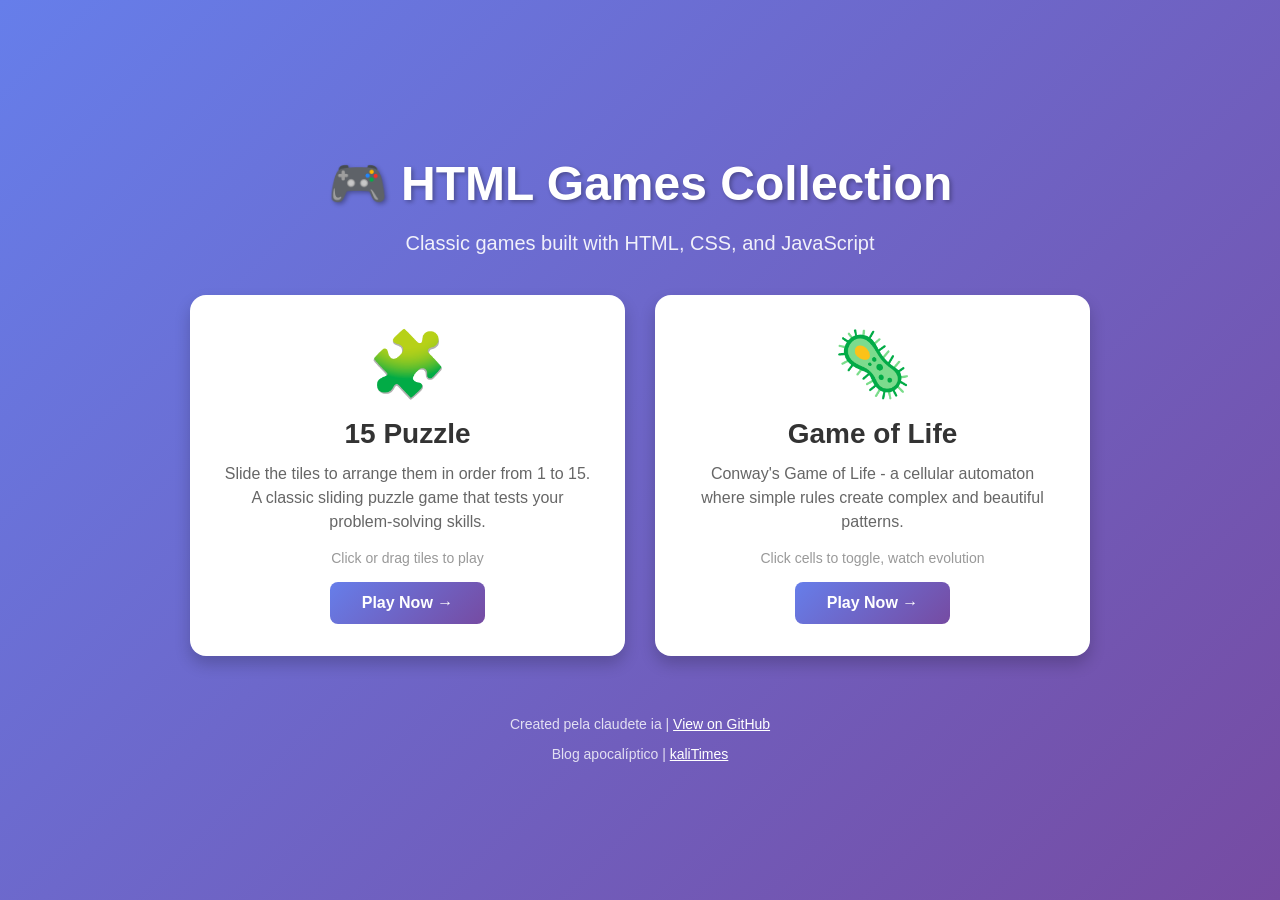
<file: index.html>
<!DOCTYPE html>
<html lang="en">
<head>
    <meta charset="UTF-8">
    <meta name="viewport" content="width=device-width, initial-scale=1.0">
    <title>HTML Games Collection</title>
    <link rel="stylesheet" href="assets/css/common.css">
    <style>
        body {
            background: linear-gradient(135deg, #667eea 0%, #764ba2 100%);
            min-height: 100vh;
            display: flex;
            align-items: center;
            justify-content: center;
        }

        .main-container {
            text-align: center;
            padding: 40px 20px;
        }

        h1 {
            color: white;
            font-size: 48px;
            margin-bottom: 16px;
            text-shadow: 2px 2px 4px rgba(0, 0, 0, 0.3);
        }

        .subtitle {
            color: rgba(255, 255, 255, 0.9);
            font-size: 20px;
            margin-bottom: 40px;
        }

        .games-grid {
            display: grid;
            grid-template-columns: repeat(auto-fit, minmax(300px, 1fr));
            gap: 30px;
            max-width: 900px;
            margin: 0 auto;
        }

        .game-card {
            background: white;
            border-radius: 16px;
            padding: 32px;
            box-shadow: 0 8px 16px rgba(0, 0, 0, 0.2);
            transition: all 0.3s ease;
            text-decoration: none;
            color: inherit;
            display: block;
        }

        .game-card:hover {
            transform: translateY(-8px);
            box-shadow: 0 12px 24px rgba(0, 0, 0, 0.3);
        }

        .game-icon {
            font-size: 64px;
            margin-bottom: 16px;
        }

        .game-title {
            font-size: 28px;
            font-weight: bold;
            color: #333;
            margin-bottom: 12px;
        }

        .game-description {
            color: #666;
            font-size: 16px;
            line-height: 1.5;
            margin-bottom: 16px;
        }

        .game-meta {
            color: #999;
            font-size: 14px;
        }

        .play-button {
            display: inline-block;
            margin-top: 16px;
            padding: 12px 32px;
            background: linear-gradient(135deg, #667eea 0%, #764ba2 100%);
            color: white;
            text-decoration: none;
            border-radius: 8px;
            font-weight: bold;
            transition: all 0.3s ease;
        }

        .play-button:hover {
            transform: scale(1.05);
            box-shadow: 0 4px 12px rgba(102, 126, 234, 0.4);
        }

        .footer {
            margin-top: 60px;
            color: rgba(255, 255, 255, 0.8);
            font-size: 14px;
        }

        @media (max-width: 768px) {
            h1 {
                font-size: 36px;
            }

            .subtitle {
                font-size: 18px;
            }

            .games-grid {
                grid-template-columns: 1fr;
            }
        }
    </style>
</head>
<body>
    <div class="main-container">
        <h1>🎮 HTML Games Collection</h1>
        <p class="subtitle">Classic games built with HTML, CSS, and JavaScript</p>

        <div class="games-grid">
            <a href="games/15-puzzle/index.html" class="game-card">
                <div class="game-icon">🧩</div>
                <div class="game-title">15 Puzzle</div>
                <div class="game-description">
                    Slide the tiles to arrange them in order from 1 to 15.
                    A classic sliding puzzle game that tests your problem-solving skills.
                </div>
                <div class="game-meta">Click or drag tiles to play</div>
                <span class="play-button">Play Now →</span>
            </a>

            <a href="games/game-of-life/index.html" class="game-card">
                <div class="game-icon">🦠</div>
                <div class="game-title">Game of Life</div>
                <div class="game-description">
                    Conway's Game of Life - a cellular automaton where simple rules
                    create complex and beautiful patterns.
                </div>
                <div class="game-meta">Click cells to toggle, watch evolution</div>
                <span class="play-button">Play Now →</span>
            </a>
        </div>

        <div class="footer">
            <p>Created pela claudete ia | <a href="https://github.com" style="color: white;">View on GitHub</a></p>
            <p>Blog apocalíptico | <a href="https://willskiufrgs-a11y.github.io/kaliTimes/" style="color: white;">kaliTimes</a></p>
        </div>
    </div>
</body>
</html>
</file>
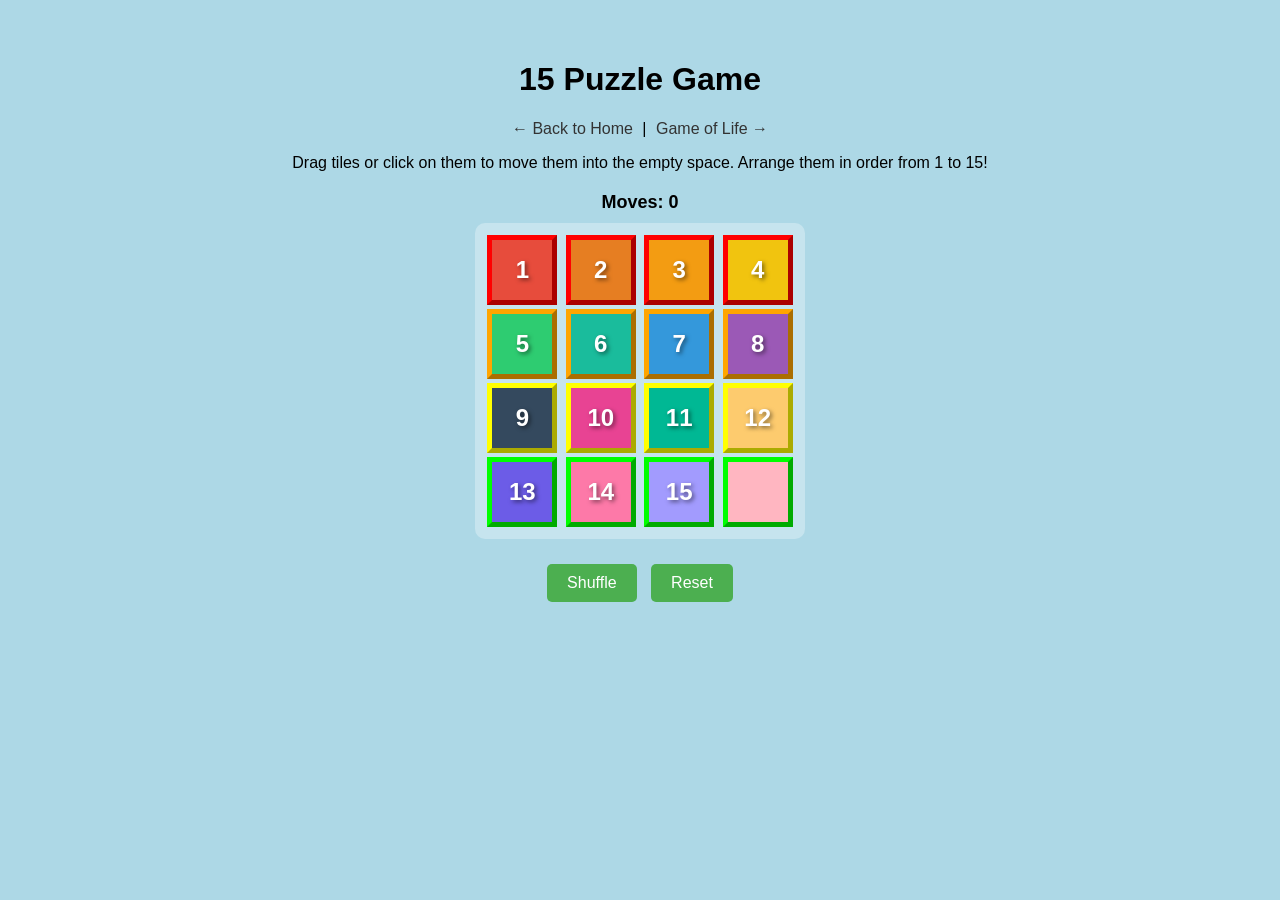
<file: games/15-puzzle/index.html>
<!DOCTYPE html>
<html lang="en">
<head>
    <meta charset="UTF-8">
    <meta name="viewport" content="width=device-width, initial-scale=1.0">
    <title>15 Puzzle Game</title>
    <link rel="stylesheet" href="style.css">
</head>
<body>
    <div class="game-container">
        <div class="game-info">
            <h1>15 Puzzle Game</h1>
            <p>
                <a href="../../index.html">← Back to Home</a> |
                <a href="../game-of-life/index.html">Game of Life →</a>
            </p>
            <p>Drag tiles or click on them to move them into the empty space. Arrange them in order from 1 to 15!</p>
        </div>

        <div class="move-counter">
            Moves: <span id="move-count">0</span>
        </div>

        <div class="win-message" id="win-message">
            🎉 You Win! 🎉
        </div>

        <div class="puzzle-board">
            <div class="puzzle-row">
                <div id="11" class="cell cell1"></div>
                <div id="12" class="cell cell1"></div>
                <div id="13" class="cell cell1"></div>
                <div id="14" class="cell cell1"></div>
            </div>
            <div class="puzzle-row">
                <div id="21" class="cell cell2"></div>
                <div id="22" class="cell cell2"></div>
                <div id="23" class="cell cell2"></div>
                <div id="24" class="cell cell2"></div>
            </div>
            <div class="puzzle-row">
                <div id="31" class="cell cell3"></div>
                <div id="32" class="cell cell3"></div>
                <div id="33" class="cell cell3"></div>
                <div id="34" class="cell cell3"></div>
            </div>
            <div class="puzzle-row">
                <div id="41" class="cell cell4"></div>
                <div id="42" class="cell cell4"></div>
                <div id="43" class="cell cell4"></div>
                <div id="44" class="cell cell4"></div>
            </div>
        </div>

        <div class="controls">
            <button id="shuffle-btn" class="btn">Shuffle</button>
            <button id="reset-btn" class="btn">Reset</button>
        </div>
    </div>

    <script src="game.js"></script>
</body>
</html>
</file>
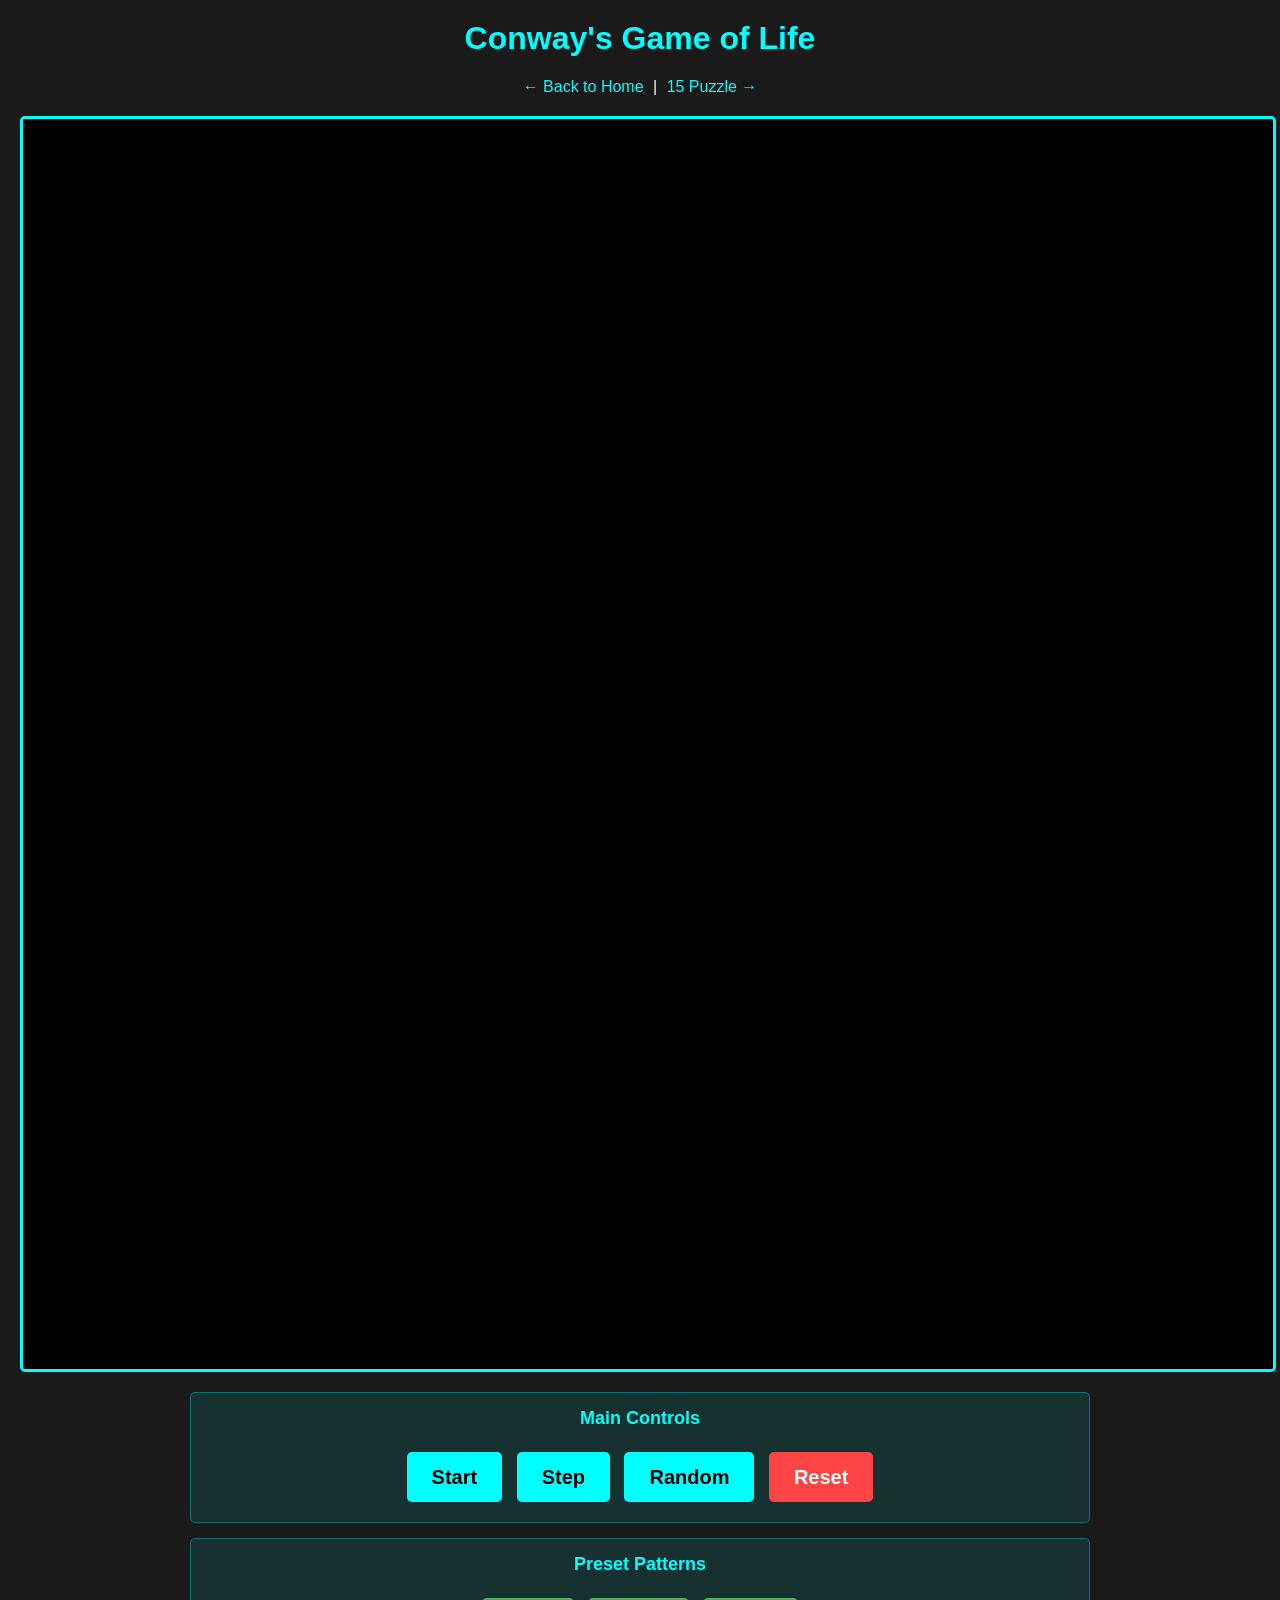
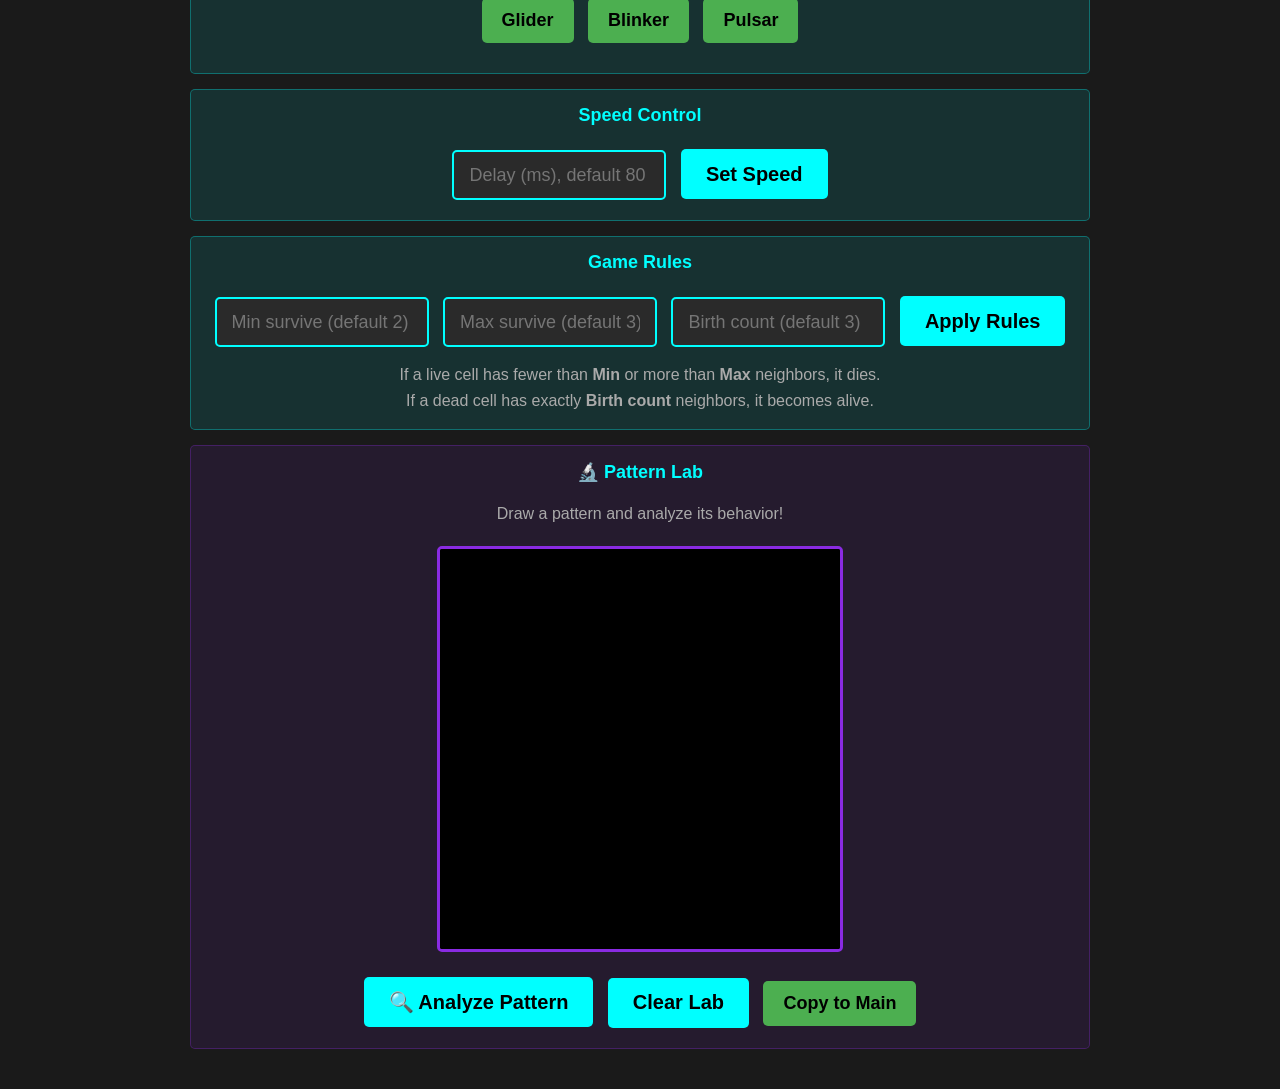
<file: games/game-of-life/index.html>
<!DOCTYPE html>
<html lang="en">
<head>
    <meta charset="UTF-8">
    <meta name="viewport" content="width=device-width, initial-scale=1.0">
    <title>Conway's Game of Life</title>
    <link rel="stylesheet" href="style.css">
</head>
<body>
    <div class="game-info">
        <h1>Conway's Game of Life</h1>
        <p>
            <a href="../../index.html">← Back to Home</a> |
            <a href="../15-puzzle/index.html">15 Puzzle →</a>
        </p>
    </div>

    <canvas id="canvas"></canvas>

    <div class="controls">
        <div class="control-group">
            <h3>Main Controls</h3>
            <button class="button" id="toggle-button">Start</button>
            <button class="button" id="update">Step</button>
            <button class="button" id="random">Random</button>
            <button class="button danger" id="resetSquare">Reset</button>
        </div>

        <div class="control-group">
            <h3>Preset Patterns</h3>
            <div class="preset-buttons">
                <button class="button preset-btn" id="glider-btn">Glider</button>
                <button class="button preset-btn" id="blinker-btn">Blinker</button>
                <button class="button preset-btn" id="pulsar-btn">Pulsar</button>
            </div>
        </div>

        <div class="control-group">
            <h3>Speed Control</h3>
            <input type="text" id="delayTime" placeholder="Delay (ms), default 80">
            <button class="button" onclick="setDelayTime()">Set Speed</button>
        </div>

        <div class="control-group">
            <h3>Game Rules</h3>
            <input type="text" id="a" placeholder="Min survive (default 2)">
            <input type="text" id="b" placeholder="Max survive (default 3)">
            <input type="text" id="c" placeholder="Birth count (default 3)">
            <button class="button" id="sab">Apply Rules</button>
            <div class="rules-info">
                If a live cell has fewer than <strong>Min</strong> or more than <strong>Max</strong> neighbors, it dies.<br>
                If a dead cell has exactly <strong>Birth count</strong> neighbors, it becomes alive.
            </div>
        </div>

        <div class="control-group pattern-lab">
            <h3>🔬 Pattern Lab</h3>
            <p class="rules-info">Draw a pattern and analyze its behavior!</p>
            <canvas id="lab-canvas"></canvas>
            <div style="margin-top: 15px;">
                <button class="button" id="analyze-btn">🔍 Analyze Pattern</button>
                <button class="button" id="clear-lab-btn">Clear Lab</button>
                <button class="button preset-btn" id="copy-to-main-btn">Copy to Main</button>
            </div>
            <div id="analysis-result" class="analysis-result"></div>
        </div>
    </div>

    <script src="game.js"></script>
</body>
</html>
</file>
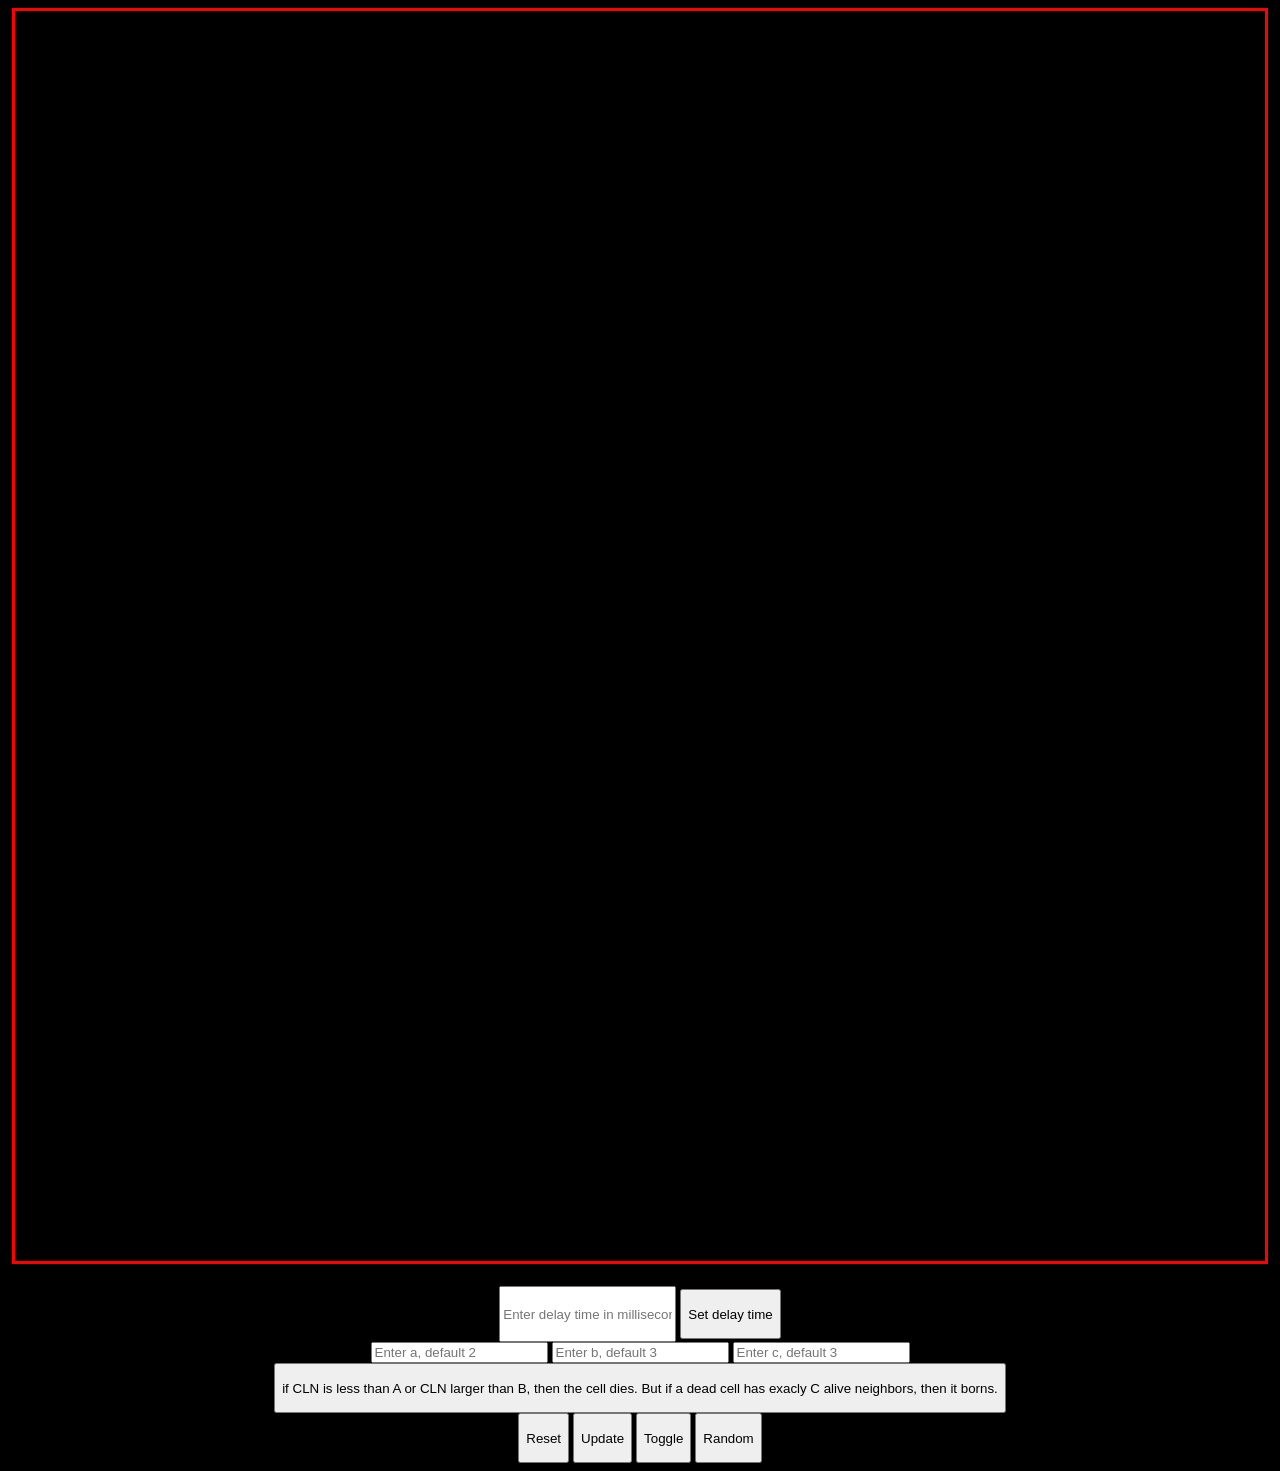
<file: newDeal-CellEdit.html>
<!DOCTYPE html>
<html>
<head>
<style>
body {
text-align: center;
background-color: black;
}
canvas {

      background-color: cyan;
      margin: auto;
      border-style: solid;
      border-color: red;
}


.aliveCells {

	background-color: yellow;
}
.button {
height: 50px;
}

</style>
</head>
<body>
<canvas id="canvas"></canvas>
<br>
<br>
<input class="button" type="text" id="delayTime" placeholder="Enter delay time in milliseconds">
<button class="button" onclick="setDelayTime()">Set delay time</button>

<br>


<input class="ifVar" type="text" id="a" placeholder="Enter a, default 2">
<input class="ifVar" type="text" id="b" placeholder="Enter b, default 3">
<input class="ifVar" type="text" id="c" placeholder="Enter c, default 3">



<button class="button" id="sab" onclick="setAB()">
   if CLN is less than A or CLN larger than B, then the cell dies.
   But if a dead cell has exacly C alive neighbors, then it borns.
   
</button>

<br>

<button class="button" id="resetSquare" onclick="resetSquare()">Reset</button>







<button class="button" id="update">Update</button>
<button class="button" id="toggle-button">Toggle</button>
<button class="button" id="random">Random</button>



<script>
const canvas = document.getElementById("canvas");
const ctx = canvas.getContext("2d");


let squareSize = 5
let columnNumber = 250
let lineNumber = 250


let wi = columnNumber * squareSize;
let he = lineNumber * squareSize;

canvas.width = wi;
canvas.height = he;



// ---------------------------- create all the squares, wich populates the canvas
const square = [];
const xi = 0;
const yi = 0;
const xf = 0;
const yf = 0;
const status = "dead";



for (let i=0;i<columnNumber*lineNumber;i++) {

square.push({"id": i, "xi": squareSize * (i - columnNumber * Math.floor(i / columnNumber)), "yi": squareSize * Math.floor(i / columnNumber), "xf": xi + squareSize, "yf": yi + squareSize, "status": "dead"});
}





function drawSquare(sq) {
  if (sq.status === "alive") {

    //    ctx.fillStyle = "cyan";

    // Generate random RGB values
    const r = Math.floor(Math.random() * 256);
    const g = Math.floor(Math.random() * 256);
    const b = Math.floor(Math.random() * 256);

    // Set the fill color to the random RGB color
    ctx.fillStyle = `rgb(${r}, ${g}, ${b})`;


  } else {
    ctx.fillStyle = "black";
  }
  ctx.fillRect(sq.xi, sq.yi, sq.xf, sq.yf);
}

function toggleSquareStatus(sq) {
  if (sq.status === "alive") {
    sq.status = "dead";
  } else {
    sq.status = "alive";
  }
}

function getSquare(x, y) {
  const i = Math.floor(x / squareSize);
  const j = Math.floor(y / squareSize);
  return square[j * columnNumber + i];
}

function handleClick(e) {
  const rect = canvas.getBoundingClientRect();
  const x = e.clientX - rect.left;
  const y = e.clientY - rect.top;
  const sq = getSquare(x, y);
  toggleSquareStatus(sq);
  drawSquare(sq);
}



function CLN (x) {                                    // count the alive neighbours of square number x //
let count = 0;




if (typeof square[x - 1] !== "undefined" && square[x - 1].status === "alive") {count++} 
if (typeof square[x + 1] !== "undefined" && square[x + 1].status === "alive") {count++} 
if (typeof square[x - columnNumber] !== "undefined" && square[x - columnNumber].status === "alive") {count++} 
if (typeof square[x + columnNumber] !== "undefined" && square[x + columnNumber].status === "alive") {count++} 
if (typeof square[x - columnNumber - 1] !== "undefined" && square[x - columnNumber - 1].status === "alive") {count++} 
if (typeof square[x - columnNumber + 1] !== "undefined" && square[x - columnNumber + 1].status === "alive") {count++} 
if (typeof square[x + columnNumber -1] !== "undefined" && square[x + columnNumber -1].status === "alive") {count++} 
if (typeof square[x + columnNumber + 1] !== "undefined" && square[x + columnNumber + 1].status === "alive") {count++} 

//console.log(count);
return count;
}


let a = 2;
let b = 3;
let c = 3;



function updateSquares() {

let square2 = []




for (i=0;i<square.length;i++) {

if (square[i].status === "alive") {

if (CLN(i) < a || CLN(i) > b) {
let newS = {...square[i], status: "dead"}

square2.push(newS);
}


} if (square[i].status !== "alive") {
if (CLN(i) === c) {
let newS = {...square[i], status: "alive"}

square2.push(newS);
}
}


}                                             // end of "for (i=0;i<square.length;i++) {"

for (i=0;i<square2.length;i++) {
square[square2[i].id] = square2[i];

drawSquare(square2[i]);

}


//console.log("a");

}                                              //end of updateSquares()





 						// ------------------random button

const buttonR = document.getElementById('random');
buttonR.addEventListener('click', function() {
let square2 = []

for (let i=0;i < (0.1 * square.length); i++) {
const min = 1; // minimum value
const max = square.length; // maximum value
const randomInt = Math.floor(Math.random() * (max - min + 1) + min);
let newS = {...square[randomInt], status: "alive"}
square2.push(newS);
}
for (i=0;i<square2.length;i++) {
square[square2[i].id] = square2[i];

drawSquare(square2[i]);

}


});


			// -------------------Toggle button
let delay = 80;


const toggle = document.getElementById('toggle-button');

// Set a flag to keep track of whether the simulation is running or not
let isRunning = false;

// Add an event listener to the button that toggles the flag
toggle.addEventListener('click', function() {
  isRunning = !isRunning;
  if (isRunning) {
    runSimulation();
  }
});











// Define the function that runs the simulation
function runSimulation() {
  updateSquares();
  if (isRunning) {
    setTimeout(runSimulation, delay);
  }
}

 function setDelayTime() {
    let input = document.getElementById("delayTime").value;
    if (!isNaN(input)) { // check if input is a number
      delay = parseInt(input);
    }
}


function setAB() {
  let inputA = document.getElementById("a").value;
  if (inputA.trim() !== "") {
    if (!isNaN(inputA)) {
      a = parseInt(inputA);
    }
  }
  
  let inputB = document.getElementById("b").value;
  if (inputB.trim() !== "") {
    if (!isNaN(inputB)) {
      b = parseInt(inputB);
    }
  }
  
  let inputC = document.getElementById("c").value;
  if (inputC.trim() !== "") {
    if (!isNaN(inputC)) {
      c = parseInt(inputC);
    }
  }    
}

function resetSquare() {
for (let i=0; i<square.length;i++) {
square[i].status = "dead";
//drawSquare(square[i]);
//console.log("shdausdhaus");
}
square.forEach(drawSquare);
}





// event listeners


  const updateButton = document.getElementById('update');
  updateButton.addEventListener('click', updateSquares);

  const resetButton = document.getElementById('resetSquare');
  resetButton.addEventListener('click', resetSquare);

  canvas.addEventListener("click", handleClick);


// draw all squares on the canvas
square.forEach(drawSquare);


// event listening a b c

const sab = document.getElementById('sab');
sab.addEventListener('click', setAB);


</script>



</body>
</html>
</file>
<file: assets/css/common.css>
/* Common styles for all pages */
* {
    box-sizing: border-box;
}

body {
    margin: 0;
    padding: 0;
    font-family: 'Segoe UI', Tahoma, Geneva, Verdana, sans-serif;
}

/* Utility classes */
.text-center {
    text-align: center;
}

.container {
    max-width: 1200px;
    margin: 0 auto;
    padding: 20px;
}

/* Button styles */
.btn {
    display: inline-block;
    padding: 12px 24px;
    margin: 8px;
    font-size: 16px;
    font-weight: bold;
    text-decoration: none;
    border: none;
    border-radius: 8px;
    cursor: pointer;
    transition: all 0.3s ease;
}

.btn:hover {
    transform: translateY(-2px);
    box-shadow: 0 4px 12px rgba(0, 0, 0, 0.2);
}

.btn:active {
    transform: translateY(0);
}

/* Card styles */
.card {
    background: white;
    border-radius: 12px;
    padding: 24px;
    box-shadow: 0 4px 6px rgba(0, 0, 0, 0.1);
    transition: all 0.3s ease;
}

.card:hover {
    box-shadow: 0 8px 16px rgba(0, 0, 0, 0.15);
    transform: translateY(-4px);
}

/* Responsive */
@media (max-width: 768px) {
    .container {
        padding: 10px;
    }

    .btn {
        font-size: 14px;
        padding: 10px 20px;
    }
}
</file>
<file: games/15-puzzle/style.css>
body {
    text-align: center;
    background-color: lightblue;
    user-select: none;
    font-family: Arial, sans-serif;
    margin: 20px;
}

.game-container {
    display: inline-block;
    margin: 20px auto;
}

.game-info {
    margin-bottom: 20px;
}

.game-info a {
    color: #333;
    text-decoration: none;
    margin: 5px;
}

.game-info a:hover {
    text-decoration: underline;
}

.puzzle-board {
    display: inline-block;
    padding: 10px;
    background-color: rgba(255, 255, 255, 0.3);
    border-radius: 10px;
}

.cell {
    display: inline-block;
    text-align: center;
    height: 60px;
    width: 60px;
    margin: 2px;
    vertical-align: top;
    transition: border-color 0.3s;
}

.cell1 {
    border: 5px outset red;
    background-color: lightpink;
}

.cell2 {
    border: 5px outset orange;
    background-color: lightpink;
}

.cell3 {
    border: 5px outset yellow;
    background-color: lightpink;
}

.cell4 {
    border: 5px outset lime;
    background-color: lightpink;
}

.cell:hover:empty {
    background-color: rgba(255, 255, 255, 0.5);
}

.tile {
    width: 60px;
    height: 60px;
    cursor: grab;
    display: block;
}

.tile:active {
    cursor: grabbing;
}

.puzzle-row {
    display: block;
    margin: 0;
    padding: 0;
}

.controls {
    margin-top: 20px;
}

.btn {
    padding: 10px 20px;
    margin: 5px;
    font-size: 16px;
    cursor: pointer;
    background-color: #4CAF50;
    color: white;
    border: none;
    border-radius: 5px;
    transition: background-color 0.3s;
}

.btn:hover {
    background-color: #45a049;
}

.btn:active {
    transform: scale(0.98);
}

.move-counter {
    font-size: 18px;
    margin: 10px;
    font-weight: bold;
}

.win-message {
    display: none;
    font-size: 24px;
    color: #4CAF50;
    font-weight: bold;
    margin: 20px;
    animation: pulse 1s infinite;
}

.win-message.show {
    display: block;
}

@keyframes pulse {
    0%, 100% {
        transform: scale(1);
    }
    50% {
        transform: scale(1.05);
    }
}
</file>
<file: games/game-of-life/style.css>
body {
    text-align: center;
    background-color: #1a1a1a;
    color: white;
    font-family: Arial, sans-serif;
    margin: 0;
    padding: 20px;
}

h1 {
    margin-top: 0;
    color: cyan;
}

.game-info {
    margin-bottom: 20px;
}

.game-info a {
    color: cyan;
    text-decoration: none;
    margin: 5px;
}

.game-info a:hover {
    text-decoration: underline;
}

canvas {
    background-color: #000;
    margin: 20px auto;
    border: 3px solid cyan;
    border-radius: 5px;
    display: block;
    cursor: crosshair;
}

.controls {
    margin: 20px auto;
    max-width: 900px;
}

.control-group {
    margin: 15px 0;
    padding: 15px;
    background-color: rgba(0, 255, 255, 0.1);
    border-radius: 5px;
    border: 1px solid rgba(0, 255, 255, 0.3);
}

.control-group h3 {
    margin-top: 0;
    color: cyan;
    font-size: 18px;
}

.button {
    height: 50px;
    padding: 0 25px;
    margin: 5px;
    font-size: 20px;
    cursor: pointer;
    background-color: cyan;
    color: black;
    border: none;
    border-radius: 5px;
    font-weight: bold;
    transition: all 0.3s;
}

.button:hover {
    background-color: #00cccc;
    transform: translateY(-2px);
    box-shadow: 0 4px 8px rgba(0, 255, 255, 0.3);
}

.button:active {
    transform: translateY(0);
}

.button.danger {
    background-color: #ff4444;
    color: white;
}

.button.danger:hover {
    background-color: #cc0000;
}

input[type="text"] {
    height: 46px;
    padding: 0 15px;
    margin: 5px;
    font-size: 18px;
    border: 2px solid cyan;
    border-radius: 5px;
    background-color: #2a2a2a;
    color: white;
    width: 180px;
}

input[type="text"]:focus {
    outline: none;
    background-color: #3a3a3a;
    box-shadow: 0 0 10px rgba(0, 255, 255, 0.3);
}

.rules-info {
    font-size: 16px;
    color: #aaa;
    margin-top: 10px;
    line-height: 1.6;
}

.preset-buttons {
    margin: 10px 0;
}

.preset-btn {
    background-color: #4CAF50;
    height: 45px;
    padding: 0 20px;
    font-size: 18px;
}

.preset-btn:hover {
    background-color: #45a049;
}

.running {
    background-color: #ff9900 !important;
}

.running:hover {
    background-color: #ff8800 !important;
}

/* Pattern Lab Styles */
.pattern-lab {
    background-color: rgba(138, 43, 226, 0.1);
    border: 1px solid rgba(138, 43, 226, 0.3);
}

#lab-canvas {
    background-color: #000;
    margin: 20px auto;
    border: 3px solid #8a2be2;
    border-radius: 5px;
    display: block;
    cursor: crosshair;
}

.analysis-result {
    margin-top: 20px;
    padding: 20px;
    border-radius: 8px;
    font-size: 18px;
    font-weight: bold;
    min-height: 60px;
    display: none;
}

.analysis-result.show {
    display: block;
}

.analysis-result.stable {
    background-color: rgba(76, 175, 80, 0.2);
    border: 2px solid #4CAF50;
    color: #4CAF50;
}

.analysis-result.oscillating {
    background-color: rgba(255, 193, 7, 0.2);
    border: 2px solid #FFC107;
    color: #FFC107;
}

.analysis-result.chaotic {
    background-color: rgba(244, 67, 54, 0.2);
    border: 2px solid #f44336;
    color: #f44336;
}

.analysis-result.extinct {
    background-color: rgba(158, 158, 158, 0.2);
    border: 2px solid #9e9e9e;
    color: #9e9e9e;
}

@media (max-width: 768px) {
    canvas {
        max-width: 100%;
        height: auto;
    }

    .button {
        font-size: 16px;
        height: 40px;
        padding: 0 20px;
    }

    input[type="text"] {
        width: 140px;
        font-size: 16px;
    }
}
</file>
